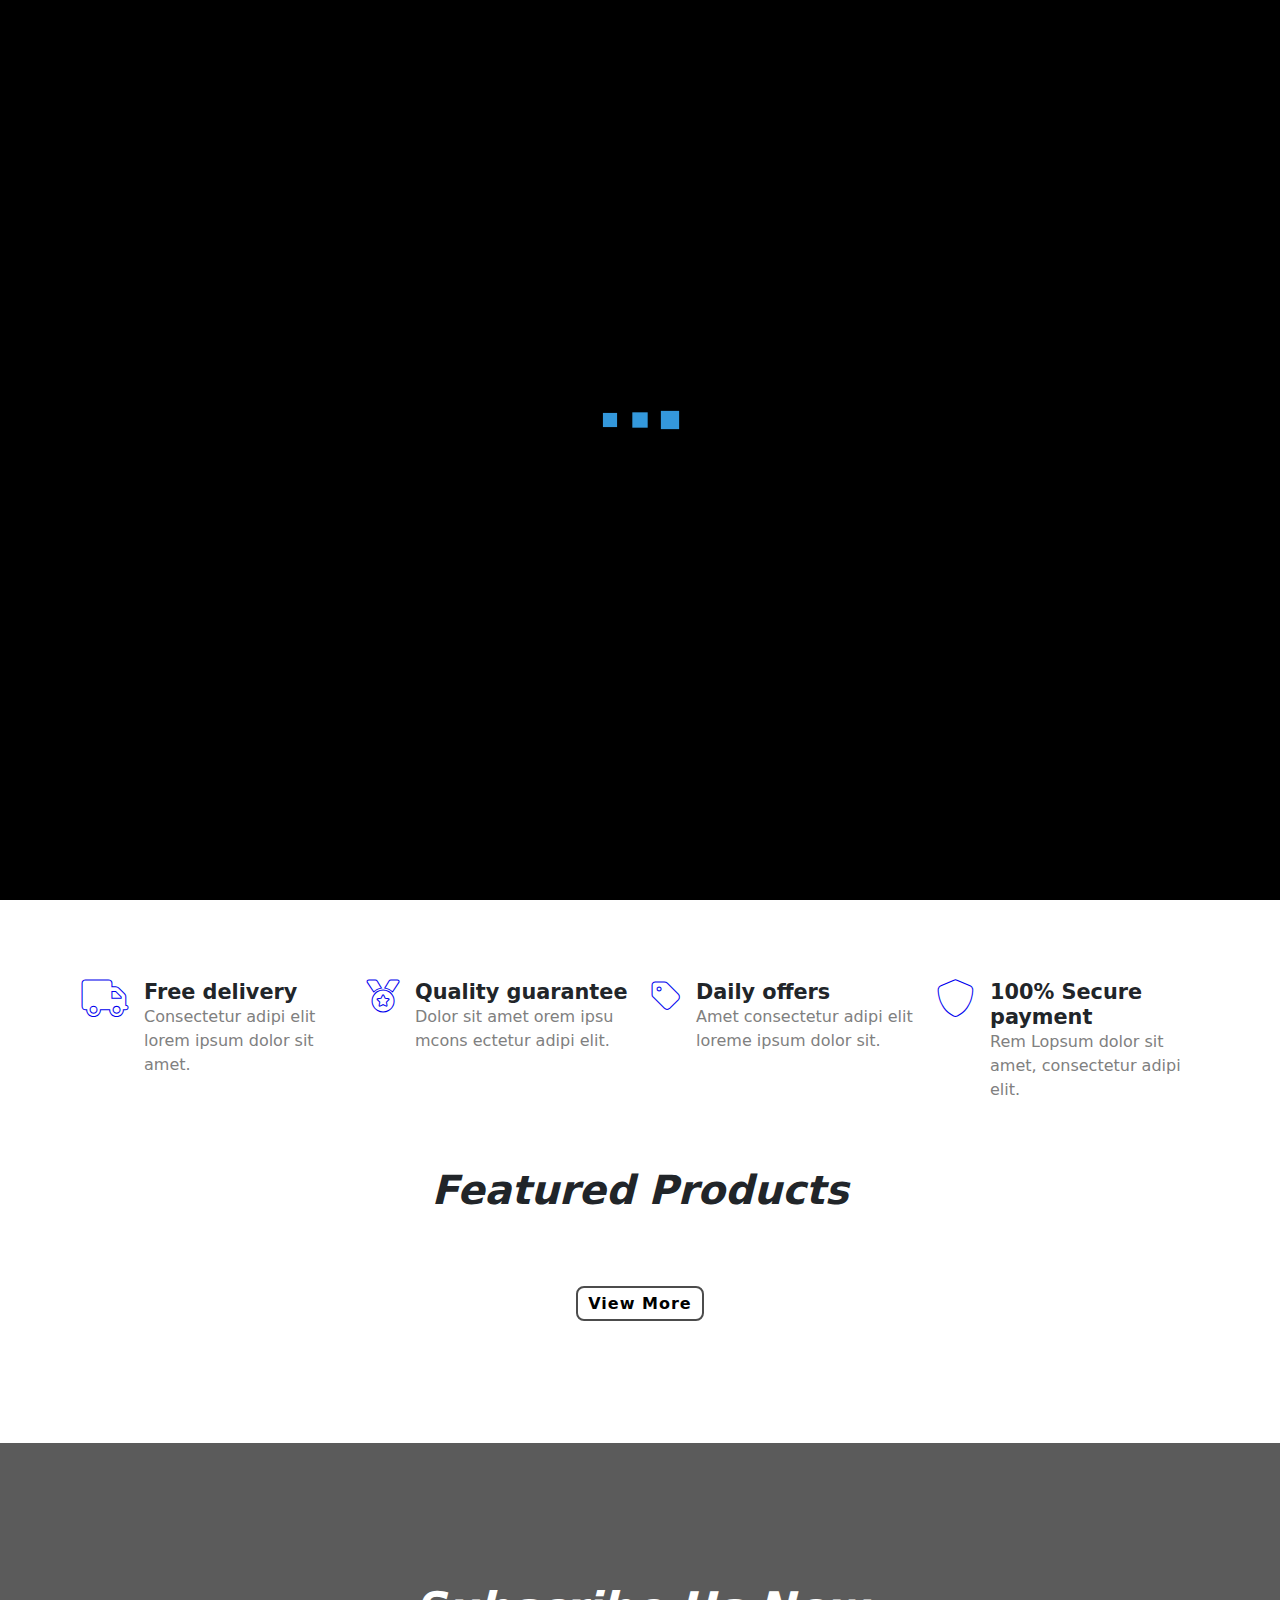
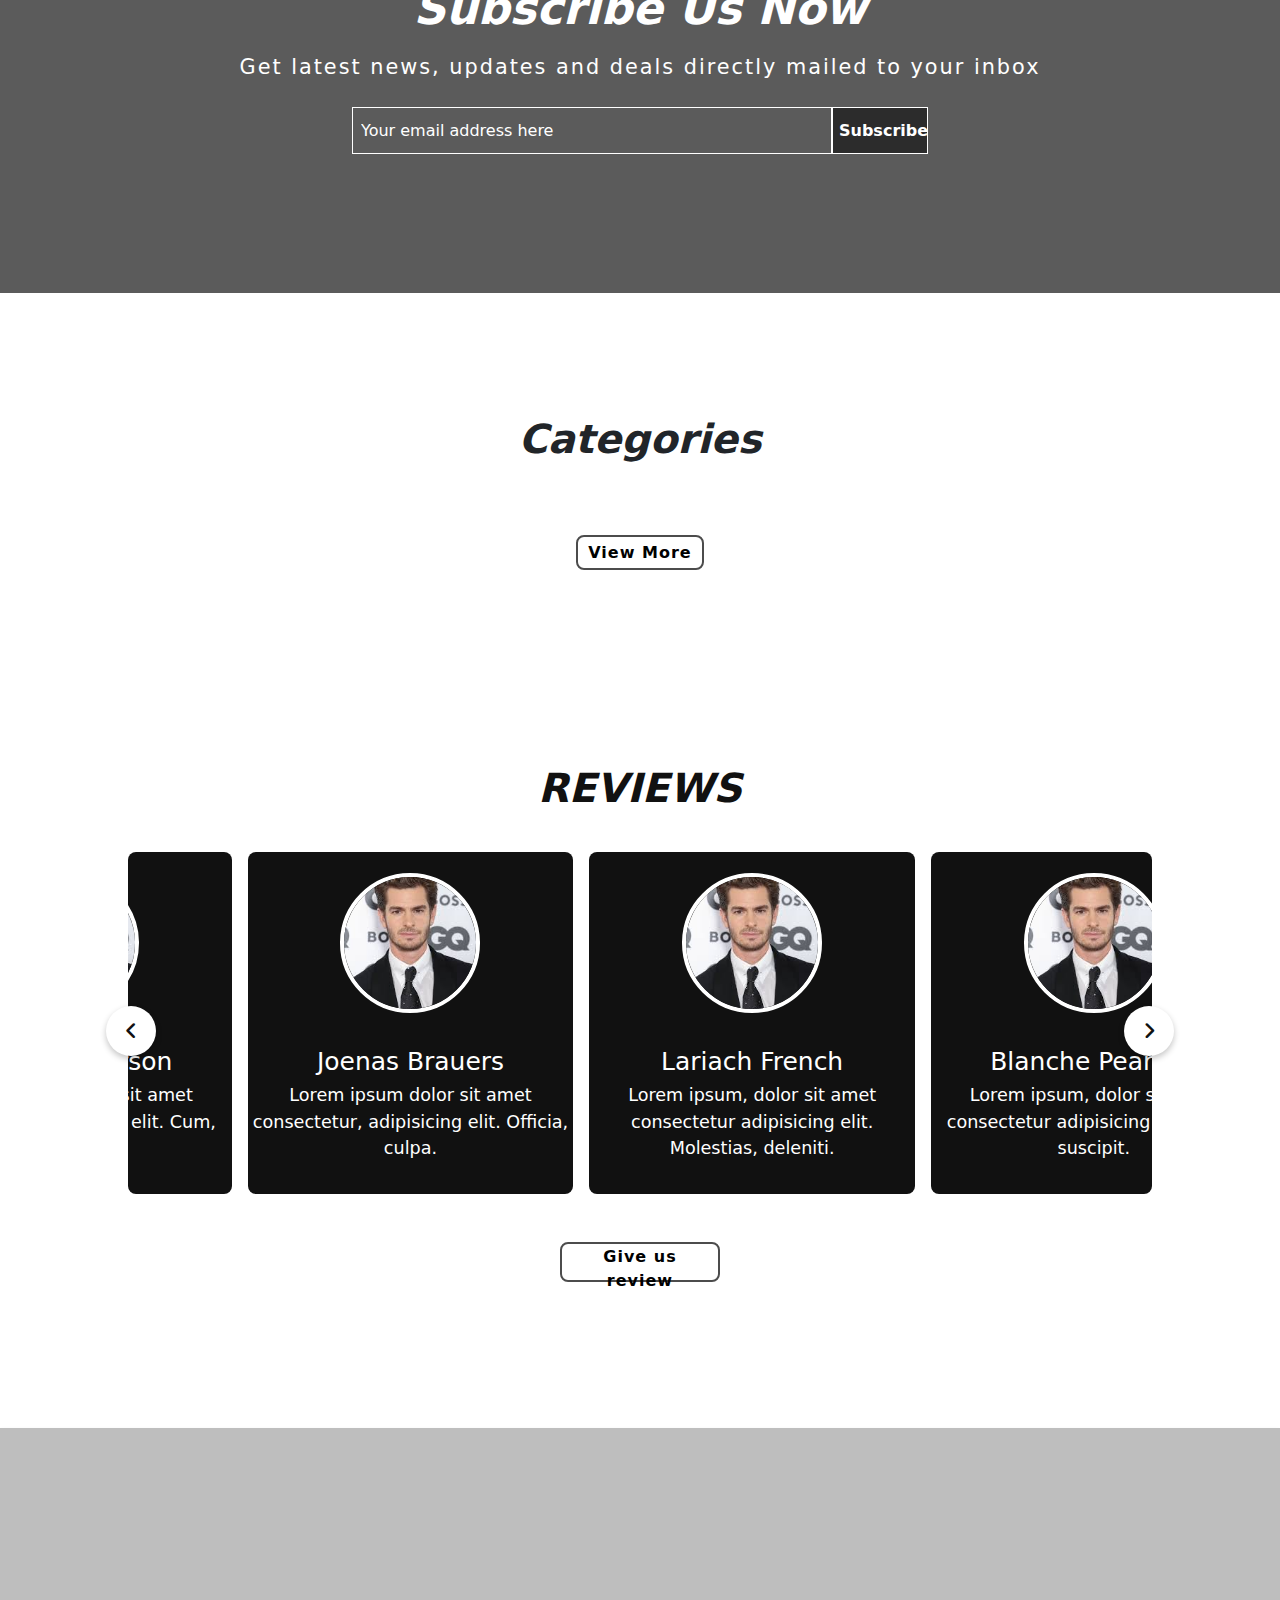
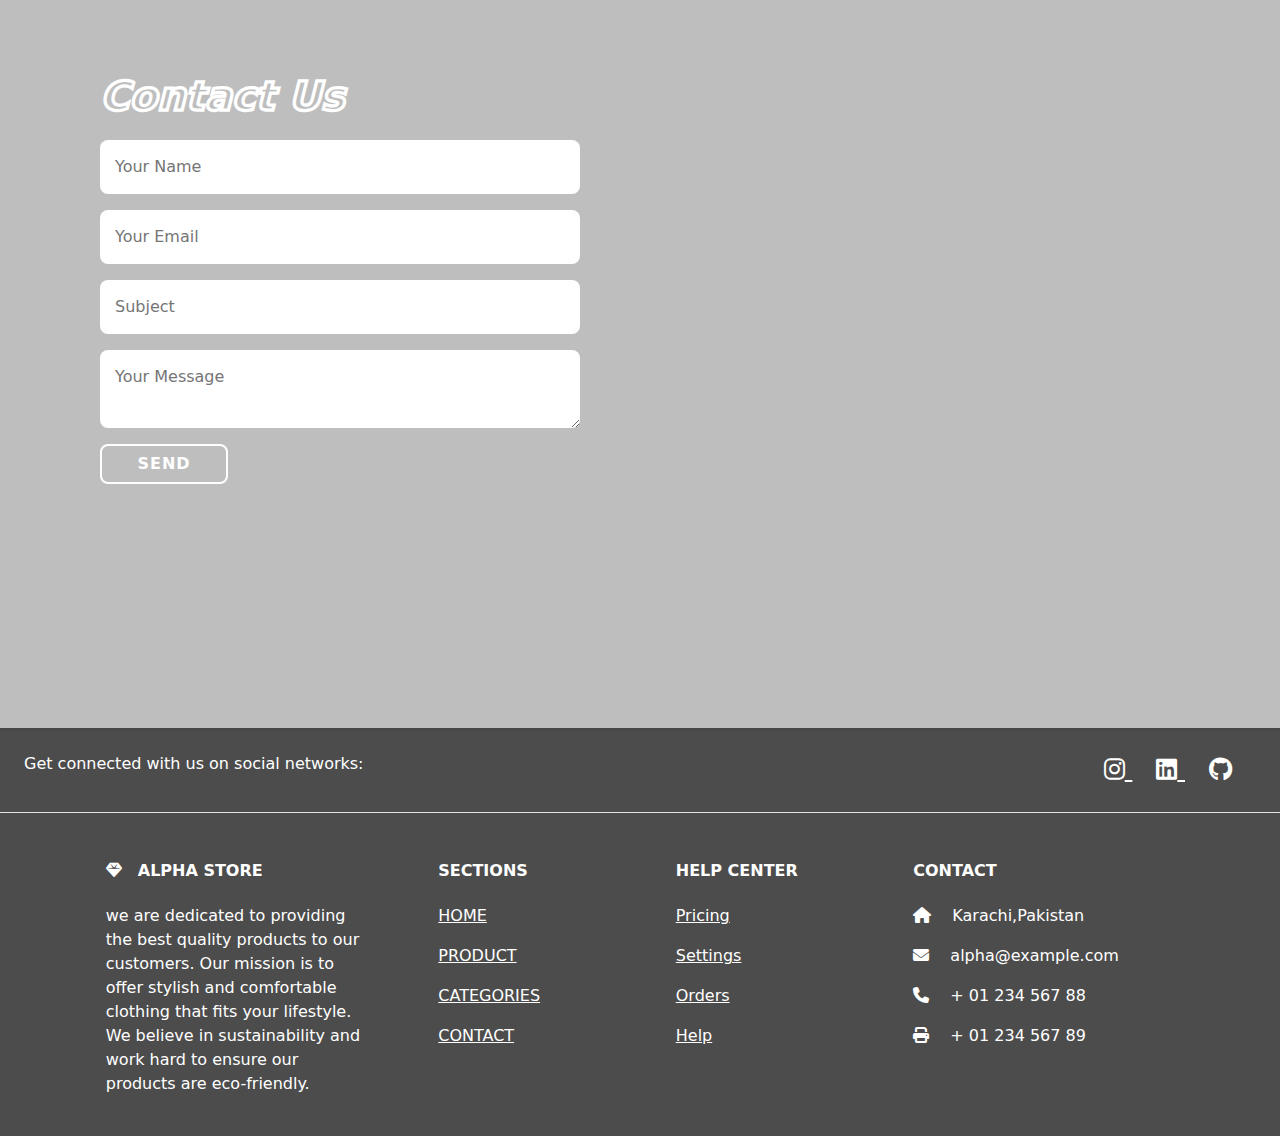
<file: index.html>
<!DOCTYPE html>
<html lang="en">
  <head>
    <meta charset="UTF-8" />
    <meta name="viewport" content="width=device-width, initial-scale=1.0" />
    <title>Alpha Store</title>

    <link rel="stylesheet" href="style.css" />

    <link
      rel="stylesheet"
      href="	https://cdn.jsdelivr.net/npm/bootstrap@5.3.3/dist/css/bootstrap.min.css"
    />

    <script src="	https://cdn.jsdelivr.net/npm/bootstrap@5.3.3/dist/js/bootstrap.bundle.min.js"></script>

    <link
      rel="stylesheet"
      href="https://cdnjs.cloudflare.com/ajax/libs/font-awesome/6.5.2/css/all.min.css"
    />
  </head>
  <body id="body">
<!-- ad -->
    <div id="ad-bodyy">
      <div class="containerr" id="advertisement">
        <div class="close-icon" id="closeAd"><i class="fas fa-times"></i></div>
        <div class="headerr">
          <h1>Alpha Store</h1>
          <p>Deals and Discounts</p>
        </div>
  
        <div class="advertisement">
          <img src="./assets/sale live.jpg" alt="Product Image" style="width: 10em; height: 10em;">
  
          <div class="text-content">
            <h2>Summer Sale!</h2>
            <p>Get up to 50% off on all products. Limited time offer.</p>
            <p>Shop now and stay fit with AZ-FIT!</p>
          </div>
          <video src="./assets/comingsoon.mp4" loop muted autoplay style="width: 10em; height: 10em;"></video>
  
        </div>
      </div>
    </div>

    <!-- loader -->
    <div class="loader-container">
      <div class="loader" id="loader">
        <div class="box"></div>
        <div class="box"></div>
        <div class="box"></div>
      </div>
    </div>


    <!-- hero-section  -->
    <section id="hero">
      <nav class="navbar navbar-expand-lg navbar-light" id="navigation">
        <div class="container-fluid">
          <a class="navbar-brand color-dark" href="index.html">
            <h2
              style="
                text-decoration: none;
                color: #fff;
                font-weight: bold;
                font-style: italic;
              "
            >
            Alpha Store
            </h2>
          </a>
          <button
            class="navbar-toggler night"
            id="hammenu"
            type="button"
            data-bs-toggle="collapse"
            data-bs-target="#navbarSupportedContent"
            aria-controls="navbarSupportedContent"
            aria-expanded="false"
            aria-label="Toggle navigation"
          >
            <span class="navbar-toggler-icon"></span>
          </button>
          <div class="collapse navbar-collapse" id="navbarSupportedContent">
            <ul class="navbar-nav me-auto mb-2 mb-lg-0">
              <li class="nav-item">
                <a class="nav-link" aria-current="page" href="#">HOME</a>
              </li>
              <li class="nav-item">
                <a class="nav-link" href="#product">PRODUCT</a>
              </li>
              <li class="nav-item">
                <a class="nav-link" href="#Categories"> CATEGORIES </a>
              </li>
              <li class="nav-item">
                <a class="nav-link" href="#contact"> CONTACT </a>
              </li>
              <li class="nav-item">
                <a class="nav-link" href="login.html"> LOGIN </a>
              </li>
            </ul>
            <form class="d-flex">
              <label id="dark-change"></label>
              <input
                class="form-control me-2 bg-transparent"
                type="search"
                placeholder="Search"
                aria-label="Search"
              />
              <button class="btn btn-outline-light me-2" type="submit">
                Search
              </button>
              <button
                type="button"
                class="btn btn-transparent position-relative"
              >
                <img
                  src="./assets/icons8-add-to-cart-60.png"
                  style="width: 2em; height: 2em;"
                  alt=""
                />
                <span
                  class="position-absolute top-5 start-85 translate-middle badge rounded-pill bg-light text-dark"
                  id="qty"
                >
                  0
                </span>
              </button>
            </form>
          </div>
        </div>
      </nav>

      <!-- hero sec -->
      <div class="hero-sec-desc">
        <h2 class="heading1 text-center">Elevate Your Style</h2>
        <h5 class="tagline text-center">
          Discover Timeless Elegance in Every Stitch
        </h5>
        <button class="text-white hero-sec-btn">Shop Now</button>
      </div>
      <div id="overlay"></div>
    </section>


      <!-- service -->
  <section id="company-services" class="padding-large">
    <div class="container">
      <div class="row">
        <div class="col-lg-3 col-md-6 pb-3">
          <div class="icon-box d-flex">
            <div class="icon-box-icon pe-3 pb-3">
              <i class="fa-solid fa-truck" style="font-size: 2.3em;"></i>
            </div>
            <div class="icon-box-content">
              <h3 class="card-title  text-dark">Free delivery</h3>
              <p>Consectetur adipi elit lorem ipsum dolor sit amet.</p>
            </div>
          </div>
        </div>
        <div class="col-lg-3 col-md-6 pb-3">
          <div class="icon-box d-flex">
            <div class="icon-box-icon pe-3 pb-3">
              <i class="fa-solid fa-medal" style="font-size: 2rem;"></i>
            </div>
            <div class="icon-box-content">
              <h3 class="card-title  text-dark">Quality guarantee</h3>
              <p>Dolor sit amet orem ipsu mcons ectetur adipi elit.</p>
            </div>
          </div>
        </div>
        <div class="col-lg-3 col-md-6 pb-3">
          <div class="icon-box d-flex">
            <div class="icon-box-icon pe-3 pb-3">
              <i class="fa-solid fa-tag" style="font-size: 2rem;"></i>
            </div>
            <div class="icon-box-content">
              <h3 class="card-title  text-dark">Daily offers</h3>
              <p>Amet consectetur adipi elit loreme ipsum dolor sit.</p>
            </div>
          </div>
        </div>
        <div class="col-lg-3 col-md-6 pb-3">
          <div class="icon-box d-flex">
            <div class="icon-box-icon pe-3 pb-3">
              <i class="fa-solid fa-shield" style="font-size: 2.3rem;"></i>
            </div>
            <div class="icon-box-content">
              <h3 class="card-title t text-dark">100% Secure payment</h3>
              <p>Rem Lopsum dolor sit amet, consectetur adipi elit.</p>
            </div>
          </div>
        </div>
      </div>
    </div>
  </section>

    <!-- product section -->
    <section id="second">
      <h2
        style="
          text-align: center;
          font-size: 2.5rem;
          font-weight: bold;
          font-style: oblique;
          margin-bottom: 1em;
        "
        id="product"
      >
        Featured Products
      </h2>
      <div class="container products">
        <div class="row row-one mb-3"></div>
      </div>
      <div>
        <button id="viewmore" class="view">View More</button>
      </div>
      <div class="container products">
        <div class="row row-two mb-3"></div>
      </div>
      <div>
        <button id="viewless" class="view">View Less</button>
      </div>
    </section>

 
     <!-- subscribe -->

 <section id="subscribe">
  <div id="subscribe-bg">
    <h2>
      Subscribe Us Now
    </h2>
    <p>
      Get latest news, updates and deals directly mailed to your inbox
    </p>
   <form action="">
    <input type="text" placeholder="Your email address here">
     <button >
      Subscribe
     </button>
   </form>
    <div id="subscribe-overlay"></div>

  </div>

</section>

    <!-- categories section -->
    <section id="second">
      <h2
        style="
          text-align: center;
          font-size: 2.5rem;
          font-weight: bold;
          font-style: oblique;
          margin-bottom: 1em;
        "
        id="Categories"
      >
        Categories
      </h2>
      <div class="container products">
        <div class="row row-three mb-3"></div>
      </div>
      <div>
        <button id="viewmore-2" class="view">View More</button>
      </div>
      <div class="container products">
        <div class="row row-four mb-3"></div>
      </div>
      <div>
        <button id="viewless-2" class="view">View Less</button>
      </div>
    </section>


  <!-- review -->

  <section id="review">
    <h2 style="text-align: center;">
      REVIEWS
    </h2>
    <div class="wrapper">
      <i id="left" class="fa-solid fa-angle-left"></i>
      <ul class="carousel">
        <li class="card-r">
          <div class="img"><img src="./assets/formal.jpg" alt="img" draggable="false"></div>
          <h3>Blanche Pearson</h3>
          <p>Lorem ipsum, dolor sit amet consectetur adipisicing elit. Cum, suscipit.</p>
        </li>
        <li class="card-r">
          <div class="img"><img src="./assets/formal.jpg" alt="img" draggable="false"></div>
          <h3>Joenas Brauers</h3>
          <p>Lorem ipsum dolor sit amet consectetur, adipisicing elit. Officia, culpa.</p>
        </li>
        <li class="card-r">
          <div class="img"><img src="assets/formal.jpg" alt="img" draggable="false"></div>
          <h3>Lariach French</h3>
          <p>Lorem ipsum, dolor sit amet consectetur adipisicing elit. Molestias, deleniti.</p>
        </li>
        <li class="card-r">
          <div class="img"><img src="./assets/formal.jpg" alt="img" draggable="false"></div>
          <h3>Blanche Pearson</h3>
          <p>Lorem ipsum, dolor sit amet consectetur adipisicing elit. Cum, suscipit.</p>
        </li>
        <li class="card-r">
          <div class="img"><img src="./assets/formal.jpg" alt="img" draggable="false"></div>
          <h3>Joenas Brauers</h3>
          <p>Lorem ipsum dolor sit amet consectetur, adipisicing elit. Officia, culpa.</p>
        </li>
        <li class="card-r">
          <div class="img"><img src="assets/formal.jpg" alt="img" draggable="false"></div>
          <h3>Lariach French</h3>
          <p>Lorem ipsum, dolor sit amet consectetur adipisicing elit. Molestias, deleniti.</p>
        </li>
       
      </ul>
      <i id="right" class="fa-solid fa-angle-right"></i>
    </div>
    <button id="review-btn">
      Give us review
    </button>
  </section>

   <!-- review form -->

   <section class="review-form">

    <div id="blurbg"></div>
    <div class="form-anim">
      <h2>
        REVIEW
      </h2>
      <form>
        <input type="text" name="name" placeholder="Your Name" required />
        <input type="email" name="email" placeholder="Your Email" required />
        <textarea name="message" placeholder="Your Message" required></textarea>
        <button type="submit">Submit</button>
      </form>
      <div class="cross">
        <i class="fa-solid fa-xmark"></i>
      </div>
    </div>
  </section>


  <!-- contact us -->
  <section class="contact-section" id="contact">
    <div class="contact-form">
      <h2>Contact Us</h2>
      <form>
        <input type="text" name="name" placeholder="Your Name" required>
        <input type="email" name="email" placeholder="Your Email" required>
        <input type="text" name="subject" placeholder="Subject" required>
        <textarea name="message" placeholder="Your Message" required></textarea>
        <button>
          SEND
        </button>
      </form>
    </div>
    <div id="contact-overlay">

    </div>
  </section>

    <!-- Footer -->
    <footer class="text-center text-lg-start text-muted footer">
      <section
        class="d-flex justify-content-center justify-content-lg-between p-4 border-bottom"
      >
        <div class="me-5 d-none d-lg-block">
          <span>Get connected with us on social networks:</span>
        </div>

        <div>
          <a href="" class="me-4 text-reset" style="font-size: 1.5em">
            <i class="fab fa-instagram"></i>
          </a>
          <a href="" class="me-4 text-reset" style="font-size: 1.5em">
            <i class="fab fa-linkedin"></i>
          </a>
          <a href="" class="me-4 text-reset" style="font-size: 1.5em">
            <i class="fab fa-github"></i>
          </a>
        </div>
      </section>

      <section class="">
        <div class="container text-center text-md-start mt-5">
          <div class="row mt-3">
            <div class="col-md-3 col-lg-4 col-xl-3 mx-auto mb-4">
              <h6 class="text-uppercase fw-bold mb-4">
                <i class="fas fa-gem me-3"></i>Alpha Store
              </h6>
              <p>
                we are dedicated to providing the best quality products to our
                customers. Our mission is to offer stylish and comfortable
                clothing that fits your lifestyle. We believe in sustainability
                and work hard to ensure our products are eco-friendly.
              </p>
            </div>

            <div class="col-md-2 col-lg-2 col-xl-2 mx-auto mb-4">
              <h6 class="text-uppercase fw-bold mb-4">Sections</h6>
              <p>
                <a href="index.html" class="text-reset">HOME</a>
              </p>
              <p>
                <a href="#product" class="text-reset">PRODUCT</a>
              </p>
              <p>
                <a href="#Categories" class="text-reset">CATEGORIES</a>
              </p>
              <p>
                <a href="#contact" class="text-reset">CONTACT</a>
              </p>
            </div>

            <div class="col-md-3 col-lg-2 col-xl-2 mx-auto mb-4">
              <h6 class="text-uppercase fw-bold mb-4">Help center</h6>
              <p>
                <a href="#!" class="text-reset">Pricing</a>
              </p>
              <p>
                <a href="#!" class="text-reset">Settings</a>
              </p>
              <p>
                <a href="#!" class="text-reset">Orders</a>
              </p>
              <p>
                <a href="#!" class="text-reset">Help</a>
              </p>
            </div>

            <div class="col-md-4 col-lg-3 col-xl-3 mx-auto mb-md-0 mb-4">
              <h6 class="text-uppercase fw-bold mb-4">Contact</h6>
              <p><i class="fas fa-home me-3"></i> Karachi,Pakistan</p>
              <p>
                <i class="fas fa-envelope me-3"></i>
                alpha@example.com
              </p>
              <p><i class="fas fa-phone me-3"></i> + 01 234 567 88</p>
              <p><i class="fas fa-print me-3"></i> + 01 234 567 89</p>
            </div>
          </div>
        </div>
      </section>

    </footer>

    <!-- jquery link -->
    <script src="https://cdnjs.cloudflare.com/ajax/libs/jquery/3.7.1/jquery.min.js"></script>

    <!-- gsap link -->
    <script src="https://cdnjs.cloudflare.com/ajax/libs/gsap/3.12.5/gsap.min.js"></script>


    <script>
      // review form
  
      $(document).ready(function () {
        $("#review-btn").click(function () {
          $(".form-anim").animate({
            'top': '0%'
          });
          $('body').css('overflow', 'hidden');
        });
        $(".cross").click(function () {
          $(".form-anim").animate({
            'top': '-500%'
          });
          $('body').css('overflow', 'visible');
        })
      })
  
    </script>

    <script src="main.js"></script>
  </body>
</html>
</file>
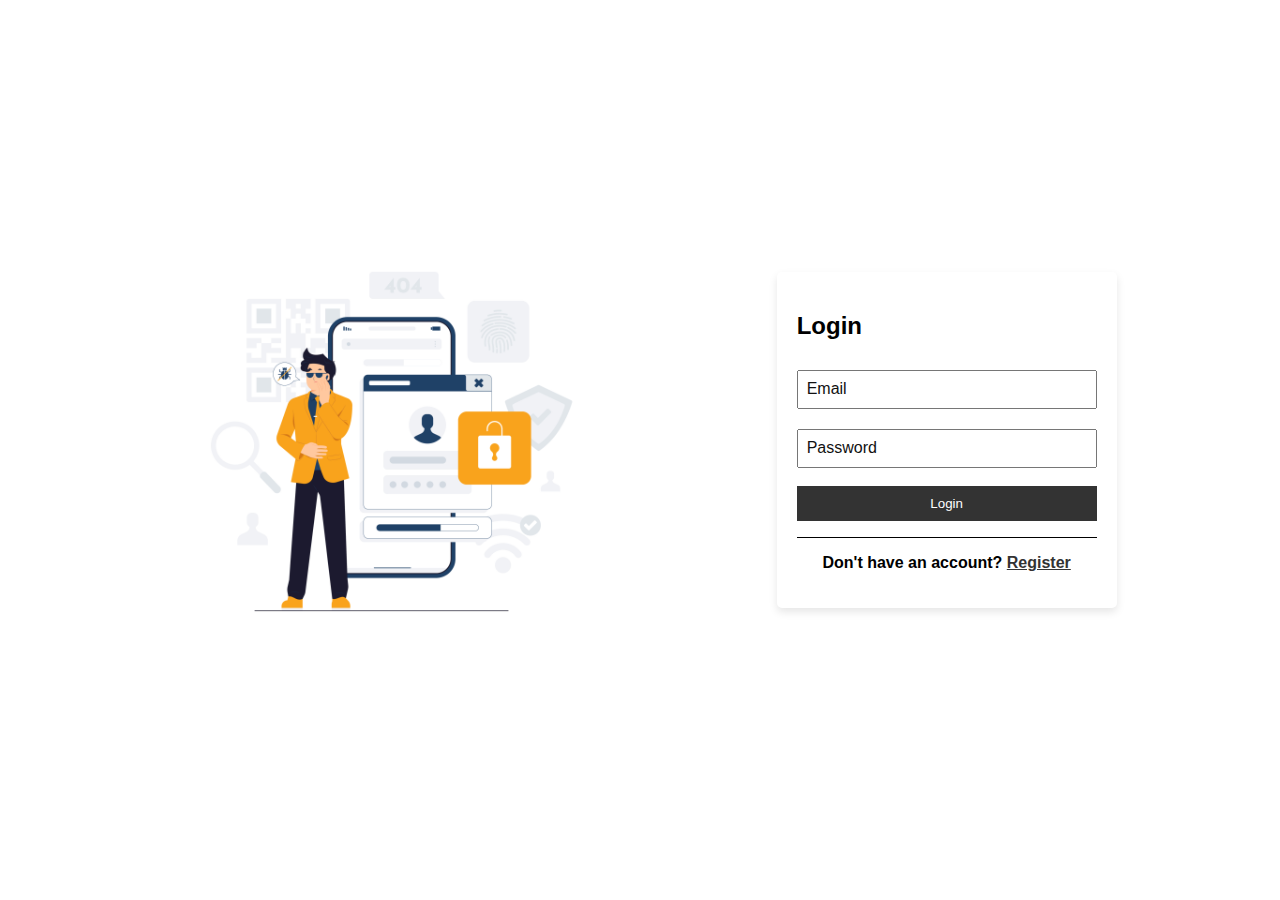
<file: login.html>
<!DOCTYPE html>
<html lang="en">
  <head>
    <meta charset="UTF-8" />
    <meta name="viewport" content="width=device-width, initial-scale=1.0" />
    <title>Login - Services Hub</title>
    <link rel="stylesheet" href="login.css" />
    <link
      rel="stylesheet"
      href="https://cdnjs.cloudflare.com/ajax/libs/font-awesome/4.7.0/css/font-awesome.min.css"
    />
  </head>
  <body>

<!-- login outer -->
   <div class="login-outer">

    <div class="login-img">
      <img src="./assets/login vector.jpg" height="450px" width="auto" alt="">
    </div>

    <!-- form start -->
    <div class="form-container">
      <form>
        <h2>Login</h2>

        <div class="input-outer">
          <input type="email" class="input-field" id="form2Example1" name="email" />
          <label for="Name" class="input-label">Email</label>
          <p id="emailerror" class="error"></p>

        </div>

        <div class="input-outer">
            <input type="password" class="input-field" id="form2Example2" name="password" />
            <label for="Name" class="input-label">Password</label>
          <p id="passerror" class="error"></p>
        </div>

        <div id="msg" class="error" style="padding-bottom: 0.5em; text-align: center;"></div>
        <button  type="button" id="login-btn">Login</button>
       
        <div class="switch-form">
            <p style="font-weight: bold; border-top: 1px solid black; padding-top: 1em;">Don't have an account? <a href="signup.html" style="text-decoration: underline;">Register</a></p>
        </div>
      </form>
    </div>
   </div>


    <script src="login.js"></script>

    
    <script>

      let inputFields = document.querySelectorAll('.input-field');
      let inputLabels = document.querySelectorAll('.input-label');
      
      inputFields.forEach((inputField, index) => {
        let inputLabel = inputLabels[index];
      
        inputField.addEventListener('input', () => {
          if (inputField.value !== '') {
            inputLabel.style.top = '1px';
          } else {
          inputLabel.style.top = '20px';
          }
        });
      
        if (inputField.value !== '') {
          inputLabel.style.top = '1px';
        } else {
          inputLabel.style.top = '20px';
        }
      });
      
      
      
          </script>
  </body>
</html>
</file>
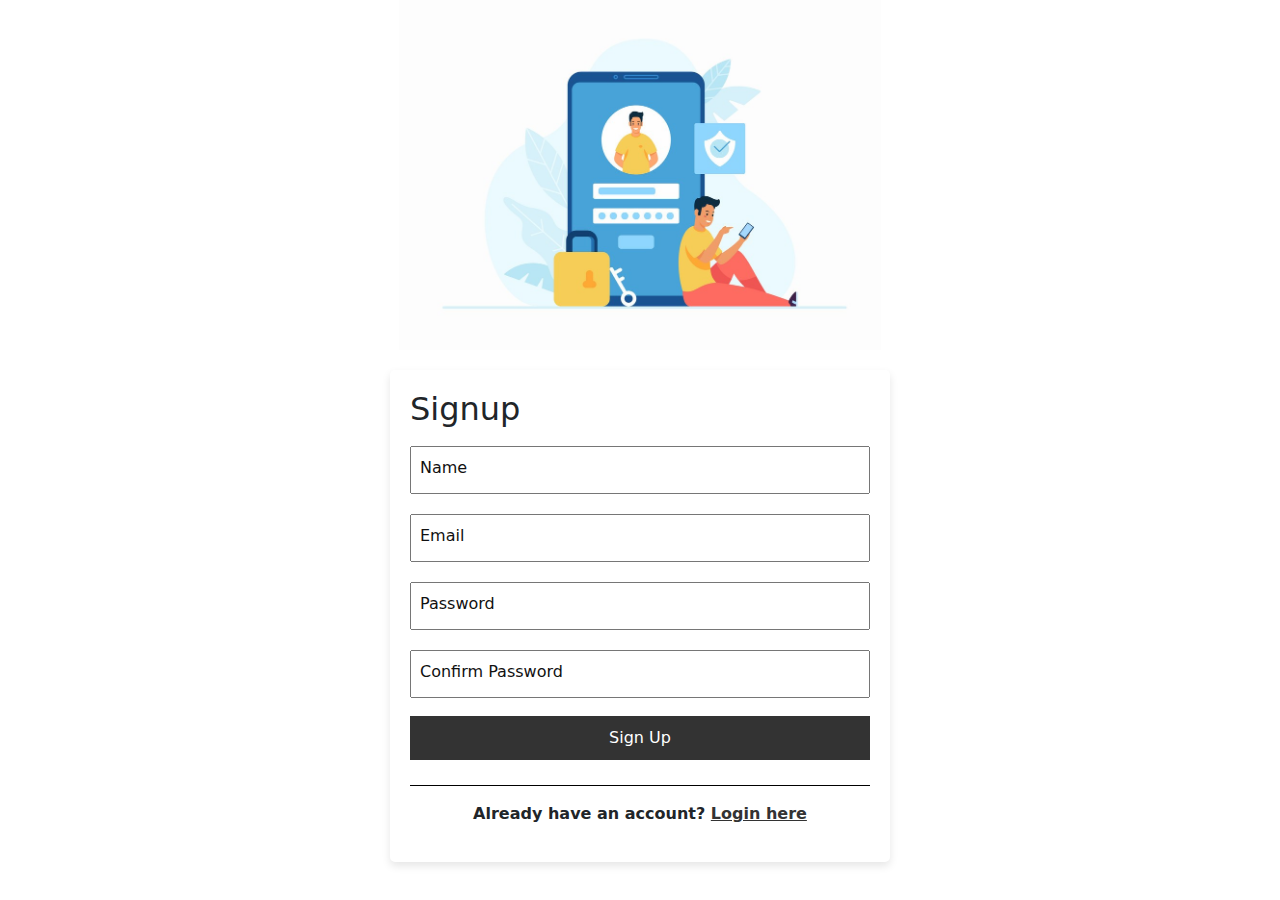
<file: signup.html>
<!DOCTYPE html>
<html lang="en">
  <head>
    <meta charset="UTF-8" />
    <meta name="viewport" content="width=device-width, initial-scale=1.0" />
    <title>Signup - Services Hub</title>
    <link rel="stylesheet" href="signup.css" />

    <link rel="stylesheet" href="	https://cdn.jsdelivr.net/npm/bootstrap@5.3.3/dist/css/bootstrap.min.css">

    <script src="	https://cdn.jsdelivr.net/npm/bootstrap@5.3.3/dist/js/bootstrap.bundle.min.js"></script>

    <link
      rel="stylesheet"
      href="https://cdnjs.cloudflare.com/ajax/libs/font-awesome/4.7.0/css/font-awesome.min.css"
    />
  </head>
  <body>
<!-- signup outer -->
<div class="outer-div">

  <div class="inner-img">
    <img src="./assets/signup vector.jpg" height="450px" width="auto" alt="">
  </div>

 <!-- form start -->
 <div class="form-container">
  <form>
    <h2>Signup</h2>

    <div class="input-outer">
      <input type="text" class="input-field" id="fullname" />
      <label for="Name" class="input-label">Name</label>
      <p id="nameerror" class="error"></p>
    </div>

    <div class="input-outer">
      <input type="email" id="email" class="input-field"  />
      <label for="Email" class="input-label">Email</label>
      <p id="emailerror" class="error"></p>
    </div>

    <div class="input-outer">
      <input type="password" id="pass" class="input-field"  />
      <label for="Password" class="input-label">Password</label>
      <p id="passerror" class="error"></p>
    </div>




  <div class="input-outer">
    <input type="password" id="d-o-b" class="input-field" name="c_pass" />
    <label for="Name" class="input-label">Confirm Password</label>
    <p id="cnicerror" class="error"></p>
  </div>

   


    <div id="msg" class="error" style="padding-bottom: 0.5em; text-align: center;"></div>

    <button type="button" id="signup-btn" >Sign Up</button>

    <div class="switch-form">
      <p style="font-weight: bold; border-top: 1px solid black; padding-top: 1em;" id="already">Already have an account? <a href="login.html" style="text-decoration: underline;">Login here</a></p>
    </div>
  </form>
</div>
</div>



   
    
    <script>

let inputFields = document.querySelectorAll('.input-field');
let inputLabels = document.querySelectorAll('.input-label');

inputFields.forEach((inputField, index) => {
  let inputLabel = inputLabels[index];

  inputField.addEventListener('input', () => {
    if (inputField.value !== '') {
      inputLabel.style.top = '-3px';
    } else {
    inputLabel.style.top = '20px';
    }
  });

  if (inputField.value !== '') {
    inputLabel.style.top = '-3px';
  } else {
    inputLabel.style.top = '20px';
  }
});



    </script>

    <script src="signup.js"></script>
  </body>
</html>
</file>
<file: style.css>
*body {
  margin: 0%;
  padding: 0%;
  box-sizing: border-box;
}
/* hero */
#hero {
  background-image: url(./assets/hero.jpg);
  background-size: cover;
  height: 100vh;
  width: 100%;
  position: relative;
}
@media(max-width:912px){
  #hero {
    background-image: url(./assets/hero.jpg);
    background-size: cover;
    background-position: center;
    height: 100vh;
    width: 100%;
    position: relative;
  }
}
#navigation {
  padding: 10px 10px !important;
  position: fixed !important;
  top: 0px !important;
  width: 100%;
  z-index: 3 !important;
  background-color: rgba(0, 0, 0, 0.644);
  transition: background-color 0.3s ease;
}
#hammenu{
  border: 2px solid #fff !important;
  background-color: #fff !important;
}
#navigation li a {
  color: #fff !important;
}
.form-control{
  color: #fff !important;
}
.form-control:focus {
  box-shadow: none !important;
  border: 1px solid #fff !important;
}
.form-control::placeholder {
  color: #fff !important;
}
/* hero-sec-description */
.hero-sec-desc {
  display: flex;
  flex-direction: column;
  justify-content: center;
  align-items: center;
  height: 115vh;
  width: 100%;
  position: relative;
  z-index: 2;
}
.heading1 {
  font-family: "Forum", serif;
  font-size: 5.5vmax;
  margin-bottom: 0%;
  color: white;
  text-shadow: 2px 2px 4px #000000;
  letter-spacing: 4px;
}

.tagline {
  font-family: "Forum", serif;
  font-size: 2.2vmax;
  margin-top: 0%;
  font-weight: 400;
  color: white;
  text-shadow: 2px 2px 4px #000000;
}
.hero-sec-btn {
  width: 10em;
  height: 3em;
  /* background-color: transparent; */
  background-color: rgba(0, 0, 0, 0.7);
  /* border: 2px solid black; */
  border: none;
  color: white !important;
  text-shadow: 2px 2px 4px #000000;
  border-radius: 10px;
  font-weight: bold;
  margin-top: 0.5em;
}
@media (max-width: 400px) {
  .heading1 {
    font-family: "Forum", serif;
    font-size: 5.5vmax;
    text-align: center;
    padding: 0% 2%;
  }

  .tagline {
    font-family: "Forum", serif;
    font-size: 3.2vmax;
    font-weight: 400;
    text-align: center;
    padding: 0% 2%;
  }
}

#overlay {
  height: 100vh;
  width: 100%;
  background-color: rgba(0, 0, 0, 0.644);
  position: absolute;
  top: 0%;
  right: 0%;
}

/* service */

#company-services{
  margin-top: 5em;
  margin-bottom: 0%;
  /* align-content: center !important; */
}
.icon-box-icon i{
 font-size: 2.5rem;
 color: transparent;
 -webkit-text-stroke: 1px #0000ee;
}
.icon-box-content h3{
 font-size: 1.3rem;
 font-weight: bold;
}
.icon-box-content p{
   color: gray;
}



/* second section */

#second {
  height: fit-content;
  width: 100%;
  margin-top: 2em;
  display: flex;
  flex-direction: column;
  justify-content: center;
  align-items: center;
}

.products {
  display: flex;
  flex-direction: column;
  justify-content: center;
  align-items: center;
}

.col-align {
  display: flex;
  justify-content: center;
  align-items: center;
}

.col-align .product-card {
  text-align: left;
  padding: 3% 1%;
  height: 25em !important;
  width: 18rem !important;
  transition: 0.6s;
  box-shadow: 2px 0px 20px 2px rgba(128, 128, 128, 0.381);
}

@media (max-width: 768px) {
  .col-align .product-card {
    text-align: left;
    padding: 3% 1%;
    height: 28em !important;
    width: 20rem !important;
    transition: 0.6s;
    box-shadow: 2px 0px 20px 2px rgba(128, 128, 128, 0.381);
  }
}
@media (max-width: 568px) {
  .col-align .product-card {
    text-align: left;
    padding: 3% 1%;
    height: 25em !important;
    width: 17.5rem !important;
    transition: 0.6s;
    box-shadow: 2px 0px 20px 2px rgba(128, 128, 128, 0.381);
  }
}

.col-align .product-img {
  height: 120px;
  width: auto;
  margin: 0% auto;
}

.col-align .card a {
  color: black;
  text-decoration: none;
  transition: 0.3s;
}

.col-align .card a:hover {
  text-decoration: underline !important;
  color: #0000ee;
}

.col-align .card h5 {
  color: rgba(0, 0, 0, 0.7);
}
.price-btn {
  margin-top: 1em;
  display: flex !important;
  justify-content: space-between !important;
  align-items: center !important;
}
.price-btn .addtocart {
  height: 2em;
  width: 7em;
  color: white;
  background-color: rgba(0, 0, 0, 0.5);
  border: none;
  cursor: pointer;
  border-radius: 45px;
  transition: 0.6s;
}
.price-btn .addtocart:hover {
  background-color: rgba(0, 0, 0, 0.7);
}
.view {
  height: 2.2em;
  width: 8em;
  background-color: transparent;
  border: 2px solid rgba(0, 0, 0, 0.7);
  font-weight: bold;
  letter-spacing: 1px;
  border-radius: 8px;
  transition: 0.6s;
  margin-bottom: 1em;
  margin-top: 1em;
}

.view:hover {
  color: white;
  background-color: rgba(0, 0, 0, 0.7);
  border: none;
}

#viewless {
  display: none;
}
#viewless-2 {
  display: none;
}

/* subscribe */
#subscribe {
  height: 70vh;
  width: 100%;
  display: flex;
  justify-content: center;
  align-items: center;
}

#subscribe-bg {
  position: relative !important;
  height: 50vh;
  width: 100%;
  background-image: url("/assets/subscribe.jpg");
  background-size: cover;
  background-position: center;
  background-attachment: fixed;
  display: flex;
  flex-direction: column;
  justify-content: center;
  align-items: center;
  text-align: center;
  gap: 0.5em;
  z-index: 2 !important;
}

#subscribe-bg h2 {
  font-size: 2.8rem;
  font-weight: bold;
  font-style: italic;
  color: #fff;
}

#subscribe-bg p {
  color: #fff;
  font-size: 1.3rem;
  letter-spacing: 2px;
}
#subscribe-bg form{
  display: flex;
  justify-content: center;
  align-items: center;
}
#subscribe-bg input {
  height: 2.9em;
  width: 30em;
  background-color: transparent;
  border: 1px solid #fff;
  color: #fff;
  padding-left: 8px;
}
#subscribe-bg input::placeholder{
  color: #fff !important;
}
#subscribe-bg button {
  background-color: rgba(8, 8, 8, 0.568);
  height: 2.9em;
  width: 6em;
  text-decoration: none;
  border: 1px solid #fff;
  color: #fff;
  font-weight: bold;
  gap: 1px;
  transition: 0.3s;
}

#subscribe-bg button:hover {
  background-color: #00000073;
}

@media(max-width:760px){
  #subscribe-bg h2 {
    font-size: 2.5rem;
    font-weight: bold;
    font-style: italic;
    color: #fff;
  }
  
  #subscribe-bg p {
    color: #fff;
    font-size: 1.1rem;
    letter-spacing: 2px;
  }
}
@media(max-width:665px){
  #subscribe-bg h2 {
    font-size: 2.2rem;
    font-weight: bold;
    font-style: italic;
    color: #fff;
  }
  
  #subscribe-bg p {
    color: #fff;
    font-size: 1.1rem;
    letter-spacing: 0px;
  }
  #subscribe-bg form{
    display: flex;
    flex-direction: column;
    justify-content: center;
    align-items: center;
    gap: 0.5em;
  }
  #subscribe-bg button {
    background-color: rgba(8, 8, 8, 0.568);
    height: 2.9em;
    width: 30em;
    border: 1px solid #fff;
    color: #fff;
    font-weight: bold;
    gap: 1px;
    transition: 0.3s;
  }
}
@media(max-width:530px){
  #subscribe-bg h2 {
    font-size: 2rem;
    font-weight: bold;
    font-style: italic;
    color: #fff;
  }
  #subscribe-bg input {
    height: 2.9em;
    width: 16em;
    background-color: transparent;
    border: 1px solid #fff;
    color: #fff;
    padding-left: 8px;
  }
  #subscribe-bg input::placeholder{
    color: #fff !important;
  }
  #subscribe-bg button {
    background-color: rgba(8, 8, 8, 0.568);
    height: 2.9em;
    width: 16em;
    text-decoration: none;
    border: 1px solid #fff;
    color: #fff;
    font-weight: bold;
    gap: 1px;
    transition: 0.3s;
  }
}

#subscribe-overlay {
  height: 100%;
  width: 100%;
  position: absolute !important;
  top: 0%;
  left: 0%;
  background-color: rgba(0, 0, 0, 0.644);
  z-index: -1;
}

/* review */

#review {
  height: 90vh;
  width: 100%;
  display: flex;
  flex-direction: column;
  justify-content: center !important ;
  align-items: center !important;
  gap: 2em;
  margin-top: 1em;
  margin-bottom: 0%;
  /* background-color: black; */
}

#review h2 {
  font-size: 2.5rem;
  font-weight: bold;
  font-style: italic;
  color: #111;
}

#review button {
  height: 2.5em;
  width: 10em;
  background-color: transparent;
  border: 2px solid rgba(0, 0, 0, 0.7);
  font-weight: bold;
  letter-spacing: 1px;
  border-radius: 8px;
  transition: 0.6s;
  font-weight: bold !important;
}

#review button:hover{
  color: white;
  background-color: rgba(0, 0, 0, 0.7);
  border: none;
}

.wrapper {
  /* max-width: 1100px; */
  width: 80%;
  position: relative;
}

.wrapper i {
  top: 50%;
  height: 50px;
  width: 50px;
  cursor: pointer;
  font-size: 1.25rem;
  position: absolute;
  text-align: center;
  line-height: 50px;
  background: #fff;
  border-radius: 50%;
  box-shadow: 0 3px 6px rgba(0, 0, 0, 0.23);
  transform: translateY(-50%);
  transition: transform 0.1s linear;
  /* background-color: orange; */
  background-color: #fff;
  z-index: 2 !important;
  color: #111;
  font-weight: bold;
}

.wrapper i:active {
  transform: translateY(-50%) scale(0.85);
}

.wrapper i:first-child {
  left: -22px;
}

.wrapper i:last-child {
  right: -22px;
}

.wrapper .carousel {
  display: grid;
  grid-auto-flow: column;
  grid-auto-columns: calc((100% / 3) - 5px);
  overflow-x: auto;
  scroll-snap-type: x mandatory;
  gap: 16px;
  border-radius: 8px;
  scroll-behavior: smooth;
  scrollbar-width: none;
}

.carousel::-webkit-scrollbar {
  display: none;
}

.carousel.no-transition {
  scroll-behavior: auto;
}

.carousel.dragging {
  scroll-snap-type: none;
  scroll-behavior: auto;
}

.carousel.dragging .card-r {
  cursor: grab;
  user-select: none;
}

.carousel :where(.card-r, .img) {
  display: flex;
  justify-content: center;
  align-items: center;
}

.carousel .card-r {
  scroll-snap-align: start;
  height: 342px;
  list-style: none;
  background-color: #111;
  cursor: pointer;
  padding-bottom: 15px;
  display: flex;
  flex-direction: column;
  justify-content: center;
  align-items: center;
  border-radius: 8px;
  text-align: center !important;
  padding: 0% 4px;

}

.carousel .card-r .img {
  /* background: #8B53FF; */
  height: 148px;
  width: 148px;
  border-radius: 50%;
}

.card-r .img img {
  width: 140px;
  height: 140px;
  border-radius: 50%;
  object-fit: cover;
  border: 4px solid #fff;
}

.carousel .card-r h3 {
  font-weight: 500;
  font-size: 1.56rem;
  margin: 30px 0 5px;
  color: #fff;
}

.carousel .card-r p {
  color: #fff;
  font-size: 1.1rem;
}


@media screen and (max-width: 1115px) {
  .wrapper .carousel {
      grid-auto-columns: calc((100% / 2) - 0px);
  }
}

@media screen and (max-width: 600px) {
  .wrapper .carousel {
      grid-auto-columns: 120%;
  }
}



/* REVIEW FORM */
.review-form {
  /* padding: 50px 0; */
  /* background-color: #111; */
  text-align: center;
  margin: 0%;
}

.form-anim {
  height: 100%;
  width: 100%;
  display: flex;
  flex-direction: column;
  justify-content: center;
  align-items: center;
  background-color: rgba(0, 0, 0, 0.966);
  position: fixed;
  top: -500%;
  z-index: 999 !important;
}

.cross {
  background-color: #fff;
  height: 2em;
  width: 2em;
  border-radius: 50%;
  position: absolute;
  top: 50px;
  right: 40px;
  margin: 0% auto;
  align-content: center;
}

.cross i {
  font-size: 1rem;
  font-weight: bold;
  color: #111;
}
.form-anim h2 {
  font-size: 2.5em;
  font-style: italic;
  font-weight: bold;
  margin-bottom: 20px;
  color: #fff;
}

.form-anim form {
  padding: 20px;
  max-width: 600px;
  margin: 0 auto;
}

.form-anim input,
.form-anim textarea {
  width: 100%;
  padding: 15px;
  margin: 10px 0;
  border: none;
  background-color: #fff;
  border-radius: 8px;
}

.form-anim textarea {
  height: 10em;
}

.form-anim button {
  height: 2.5em;
  width: 10em;
  background-color: transparent;
  border: 2px solid #fff;
  font-weight: bold;
  letter-spacing: 1px;
  border-radius: 8px;
  transition: 0.6s;
  font-weight: bold !important;
  color: #fff;
}


/* contact */

.contact-section {
  position: relative !important;
  height: 100vh;
  width: 100%;
  background-image: url("/assets/contact.jpg");
  background-size: cover;
  background-attachment: fixed;
  display: flex;
  flex-direction: column;
  justify-content: start;
}

#contact-overlay {
  height: 100vh;
  width: 100%;
  position: absolute !important;
  top: 0%;
  left: 0%;
  background-color: rgba(0, 0, 0, 0.253);
}

.contact-section h2 {
  font-size: 2.5rem;
  font-weight: 1000;
  font-style: oblique;
  color: transparent;
  margin-bottom: 20px;
  -webkit-text-stroke: 2px #fff;
}

.contact-form {
  padding-left: 100px;
  box-shadow: 0 2px 4px rgba(0, 0, 0, 0.1);
  display: flex;
  flex-direction: column;
  justify-content: center;
  align-items: start;
  height: 100vh;
  width: 100%;
  z-index: 2 !important;
  transition: 0.6s ease-in-out;
}

.contact-form form {
  display: flex;
  flex-direction: column;
  width: 30em;
  gap: 1em;
}

.contact-form form input,
.contact-form form textarea {
  padding: 15px;
  background-color: #fff;
  border: none;
  border-radius: 8px;
}

.contact-form form input:focus,
.contact-form form textarea:focus {
  border: none !important;
  outline: none !important;
}

.contact-form form button {
  height: 2.5em;
  width: 8em;
  background-color: transparent;
  border: 2px solid #fff;
  font-weight: bold;
  letter-spacing: 1px;
  border-radius: 8px;
  transition: 0.6s;
  font-weight: bold !important;
  color: #fff;
}

@media(max-width:630px) {
  .contact-section {
      position: relative !important;
      height: 100vh;
      width: 100%;
      background-image: url("/assets/contact.jpg");
      background-size: cover;
      background-position: center;
      background-attachment: fixed;
      display: flex;
      flex-direction: column;
      justify-content: start;
  }

  .contact-form {
      padding-left: 0px;
      box-shadow: 0 2px 4px rgba(0, 0, 0, 0.1);
      display: flex;
      flex-direction: column;
      justify-content: center;
      align-items: center;
      height: 100vh;
      width: 100%;
      z-index: 2 !important;
  }

  .contact-form form {
      display: flex;
      flex-direction: column;
      width: 25em;
      gap: 1em;
  }

}

@media(max-width:490px) {
  .contact-form {
      padding-left: 0px;
      box-shadow: 0 2px 4px rgba(0, 0, 0, 0.1);
      display: flex;
      flex-direction: column;
      justify-content: center;
      align-items: center;
      height: 100vh;
      width: 100%;
      z-index: 2 !important;
  }

  .contact-form form {
      display: flex;
      flex-direction: column;
      width: 17em;
      gap: 1em;
  }

}



/* footer */
.footer{
  background-color: rgba(0, 0, 0, 0.7) !important;
  color: #fff !important;
}
.footer a {
  color: #fff !important;
}
.footer div{
  color: #fff !important;
}





/* loader */

.loader-container {
  display: flex;
  justify-content: center;
  align-items: center;
  height: 100vh;
  width: 100%;
  background-color: black;
  position: fixed;
  top: 0%;
  z-index: 999;
}

.loader {
  width: 80px;
  height: 80px;
  display: flex;
  justify-content: space-between;
}

.box {
  width: 20px;
  height: 20px;
  background-color: #3498db;
  animation: pulse 1.5s infinite;
}

@keyframes pulse {
  0%, 50%, 100% {
    opacity: 0.3;
  }
 25%, 75% {
      opacity: 1;
    }
  }


  /* Advertisement */

  #ad-bodyy {
    font-family: Arial, sans-serif;
    margin: 0;
    padding: 0;
    background-color: rgba(0, 0, 0, 0.9);
    display: flex;
    justify-content: center;
    align-items: center;
    position: fixed;
    top: 0;
    left: 0;
    width: 100%;
    height: 100%;
    display: none;
    z-index: 1000; /* Ensure it is on top */
  }

  .containerr {
    border: 2px solid white;
    max-width: 70%;
    width: 100%;
    max-height: 90%;
    height: auto;
    overflow-y: auto;
    box-shadow: 0 0 10px rgba(0, 0, 0, 0.1);
    padding: 20px;
    position: relative;
    display: none;
    background: #44A08D;
    background: -webkit-linear-gradient(to right, #093637, #44A08D);
    background: linear-gradient(to right, #093637, #44A08D);
  }

  .headerr {
    text-align: center;
    padding-bottom: 20px;
    color: white;
                font-weight: bold;
                font-style: italic;
  }

  .advertisement {
    color: white;
    display: flex;
    flex-wrap: wrap;
    justify-content: space-around;
    align-items: center;
  }

  .advertisement img,
  .advertisement video {
    max-width: 45%;
    height: auto;
    margin-bottom: 20px;
  }

  .text-content {
    flex: 1;
    padding: 20px;
    text-align: center;

  }

  .close-icon {
    position: absolute;
    top: 10px;
    right: 10px;
    cursor: pointer;
    color: #fff;
    font-size: 24px;
  }

  @media screen and (max-width: 600px) {
    .advertisement {
      flex-direction: column;
      text-align: center;
    }

    .advertisement img,
    .advertisement video {
      max-width: 100%;
    }

    .text-content {
      padding: 20px 0;
    }

    .containerr {
      max-width: 80%;
  }
  }


  @media screen and (max-width: 800px) {
    .advertisement {
      flex-direction: column;
      text-align: center;
    }

    .advertisement img,
    .advertisement video {
      max-width: 100%;
    }

    .text-content {
      padding: 20px 0;
    }}
</file>
<file: login.css>
body {
    font-family: Arial, sans-serif;
    margin: 0;
    padding: 0;
  }
 
/* login start */
.login-outer{
    display: flex;
    justify-content: space-evenly;
    align-items: center;
    height: 100vh;
    width: 100%;
}
@media(max-width:900px){
    .login-outer{
        display: flex;
        flex-direction: column;
        justify-content: center;
        align-items: center;
        height: 100%;
        width: 100%;
    } 
    .login-img img{
        height: 300px;
        width: auto;
    }
}
.form-container {
    display: flex;
    justify-content: center;
    align-items: center;
    flex-direction: column;
}

.form-container form {
    background-color: #fff;
    padding: 20px;
    box-shadow: 0 4px 8px rgba(0, 0, 0, 0.1);
    border-radius: 5px;
    width: 300px;
    margin-bottom: 20px;
}

.form-container input {
    width: 100%;
    padding: 10px;
    margin: 10px 0;
    box-sizing: border-box;
}

.form-container input:focus{
    background-color: #fff;
  }
  
.form-container button {
    width: 100%;
    padding: 10px;
    background-color: #333;
    color: white;
    border: none;
    cursor: pointer;
}

.form-container button:hover {
    background-color: #555;
}
/* lable floating */
.input-outer {
    position: relative;
  }
  .input-label {
    position: absolute;
    top: 22px; 
    left: 10px;
    color: #111;
    font-weight: 500;
    background-color: #fff;
    pointer-events: none; 
    transition: 0.2s ease-out; 
  }
.switch-form {
    text-align: center;
    margin-top: 10px;
}

.switch-form a {
    color: #333;
    text-decoration: none;
}
.error{
    color: red !important;
    padding: 0%;
    margin: 0%;
}
@media(max-width:380px){
    .form-container form {
        background-color: #fff;
        padding: 20px;
        box-shadow: 0 4px 8px rgba(0, 0, 0, 0.1);
        border-radius: 5px;
        width: 250px;
        margin-bottom: 20px;
    }
    
    .form-container input {
        width: 100%;
        padding: 8px;
        margin: 10px 0;
        box-sizing: border-box;
    }
}
</file>
<file: signup.css>
body {
  font-family: Arial, sans-serif;
  margin: 0;
  padding: 0;

}

/* signup start */
.outer-div{
  height: 100vh;
  width: 100%;
  display: flex;
  justify-content: space-evenly;
 align-items: center;
}
@media(max-width:1300px){
  .outer-div{
      display: flex;
      flex-direction: column;
      justify-content: center !important;
      align-items: center;
      height: 100%;
      width: 100%;
  } 
  .inner-img img{
    height: 350px;
    width: auto;
  }
}
/* form start */
.form-container {
  display: flex;
  justify-content: center;
  align-items: center;
  height: 100%;
  flex-direction: column;
}

.form-container form {
  background-color: #fff;
  padding: 20px;
  box-shadow: 0 4px 8px rgba(0, 0, 0, 0.1);
  border-radius: 5px;
  width: 500px;
  margin-bottom: 20px;
  margin-top: 20px;
}
.form-container input {
  width: 100%;
  padding: 10px;
  margin: 10px 0;
  box-sizing: border-box;
}
.form-container input:focus{
  background-color: #fff;
}
/* lable floating */
.input-outer {
  position: relative;
}
.input-label {
  position: absolute;
  top: 22px; 
  left: 10px;
  color: #111;
  font-weight: 500;
  background-color: #fff;
  pointer-events: none; 
  transition: 0.2s ease-out; 
}
 #role{
 width: 100%;
  padding: 12px;
  margin: 10px 0;
  box-sizing: border-box;
  font-weight: bold;
  letter-spacing: 2px;
 }
 #role option{
  font-weight: bold;
  letter-spacing: 2px;
 }


.form-container button {
  width: 100%;
  padding: 10px;
  background-color: #333;
  color: white;
  border: none;
  cursor: pointer;
}

.form-container button:hover {
  background-color: #555;
}

.switch-form {
  text-align: center;
  margin-top: 25px;
}

.switch-form a {
  color: #333;
  text-decoration: none;
}
.error {
  color: red !important;
  padding: 0%;
  margin: 0;
}


@media (max-width: 540px) {
  .form-container form {
    background-color: #fff;
    padding: 20px;
    box-shadow: 0 4px 8px rgba(0, 0, 0, 0.1);
    border-radius: 5px;
    width: 400px;
    margin-bottom: 20px;
  }
  #phoneNumber {
    width: 17em;
    padding: 10px;
    margin: 10px 0;
    box-sizing: border-box;
  }
  .inner-img img{
    height: 300px;
    width: auto;
  }

}
@media (max-width: 450px) {
  .form-container form {
    background-color: #fff;
    padding: 20px;
    box-shadow: 0 4px 8px rgba(0, 0, 0, 0.1);
    border-radius: 5px;
    width: 300px;
    margin-bottom: 20px;
  }
  #phoneNumber {
    width: 10.6em;
    padding: 5px;
    margin: 10px 0;
    box-sizing: border-box;
  }
  .form-container input {
    width: 100%;
    padding: 5px;
    margin: 10px 0;
    box-sizing: border-box;
  }
  select{
    height: 2.5em;
    width: fit-content;
    box-sizing: border-box;
   }
   #age{
    width: 7em;
   }
   #role{
    width: 100%;
     padding: 4px;
     margin: 10px 0;
     box-sizing: border-box;
    }
    #already{
      font-size: 0.9rem;
    }
    .input-label {
      position: absolute;
      top: 16px ; 
      left: 10px;
      color: #111;
      font-weight: 500;
      background-color: #fff;
      pointer-events: none; 
      transition: 0.2s ease-out; 
    }
    .inner-img img{
      height: 230px;
      width: auto;
    }
}
</file>
